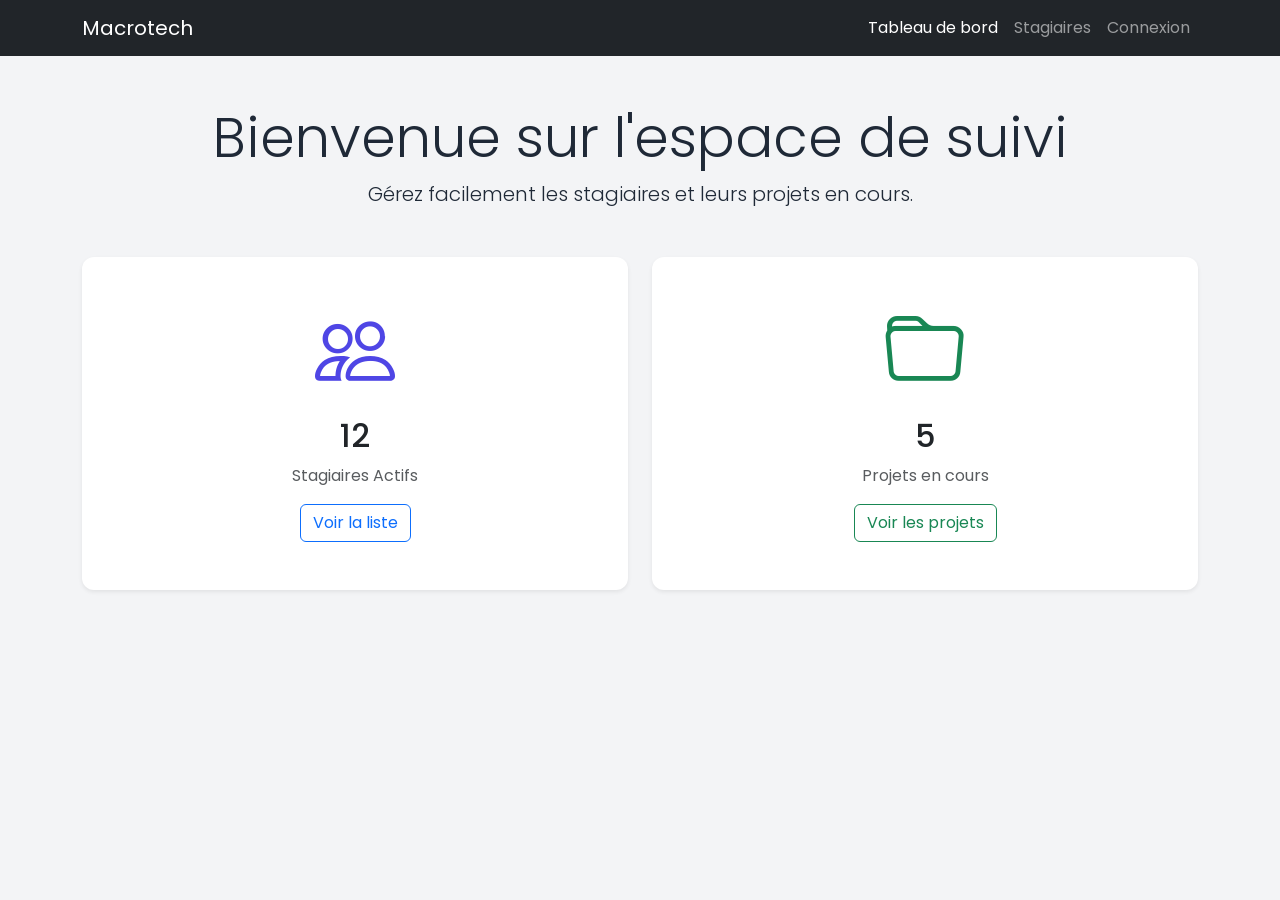
<file: index.html>
<!DOCTYPE html>
<html lang="fr">
<head>
    <meta charset="UTF-8">
    <meta name="viewport" content="width=device-width, initial-scale=1.0">
    <title>Macrotech - Gestion des Stagiaires</title>
    
    <link href="https://cdn.jsdelivr.net/npm/bootstrap@5.3.0/dist/css/bootstrap.min.css" rel="stylesheet">
    <link href="https://cdn.jsdelivr.net/npm/bootstrap-icons@1.10.5/font/bootstrap-icons.css" rel="stylesheet">
    <link rel="stylesheet" href="assets/css/style.css">
    <link rel="stylesheet" href="assets/css/responsive.css">
</head>
<body>

    
    <header>
        <nav class="navbar navbar-expand-lg navbar-dark bg-dark">
            <div class="container">
                <a class="navbar-brand" href="index.html">Macrotech</a>
                <button class="navbar-toggler" type="button" data-bs-toggle="collapse" data-bs-target="#navbarNav">
                    <span class="navbar-toggler-icon"></span>
                </button>
                <div class="collapse navbar-collapse" id="navbarNav">
                    <ul class="navbar-nav ms-auto">
                        <li class="nav-item"><a class="nav-link active" href="index.html">Tableau de bord</a></li>
                        <li class="nav-item"><a class="nav-link" href="pages/stagiaires.html">Stagiaires</a></li>
                        <li class="nav-item"><a class="nav-link" href="pages/connexion.html">Connexion</a></li>
                    </ul>
                </div>
            </div>
        </nav>
    </header>

    
    <main class="container my-5">
        <section class="text-center mb-5">
            <h1 class="display-4">Bienvenue sur l'espace de suivi</h1>
            <p class="lead">Gérez facilement les stagiaires et leurs projets en cours.</p>
        </section>

        
        <section class="row g-4">
            <div class="col-md-6">
                <div class="card card-hover h-100 shadow-sm border-0">
                    <div class="card-body text-center p-5">
                        <i class="bi bi-people display-1 text-primary"></i>
                        <h2 class="card-title mt-3">12</h2>
                        <p class="card-text text-muted">Stagiaires Actifs</p>
                        <a href="pages/stagiaires.html" class="btn btn-outline-primary">Voir la liste</a>
                    </div>
                </div>
            </div>
            <div class="col-md-6">
                <div class="card card-hover h-100 shadow-sm border-0">
                    <div class="card-body text-center p-5">
                        <i class="bi bi-folder display-1 text-success"></i>
                        <h2 class="card-title mt-3">5</h2>
                        <p class="card-text text-muted">Projets en cours</p>
                        <a href="#" class="btn btn-outline-success">Voir les projets</a>
                    </div>
                </div>
            </div>
        </section>
    </main>

    <script src="https://cdn.jsdelivr.net/npm/bootstrap@5.3.0/dist/js/bootstrap.bundle.min.js"></script>
    <script src="assets/js/main.js"></script>
</body>
</html>
</file>
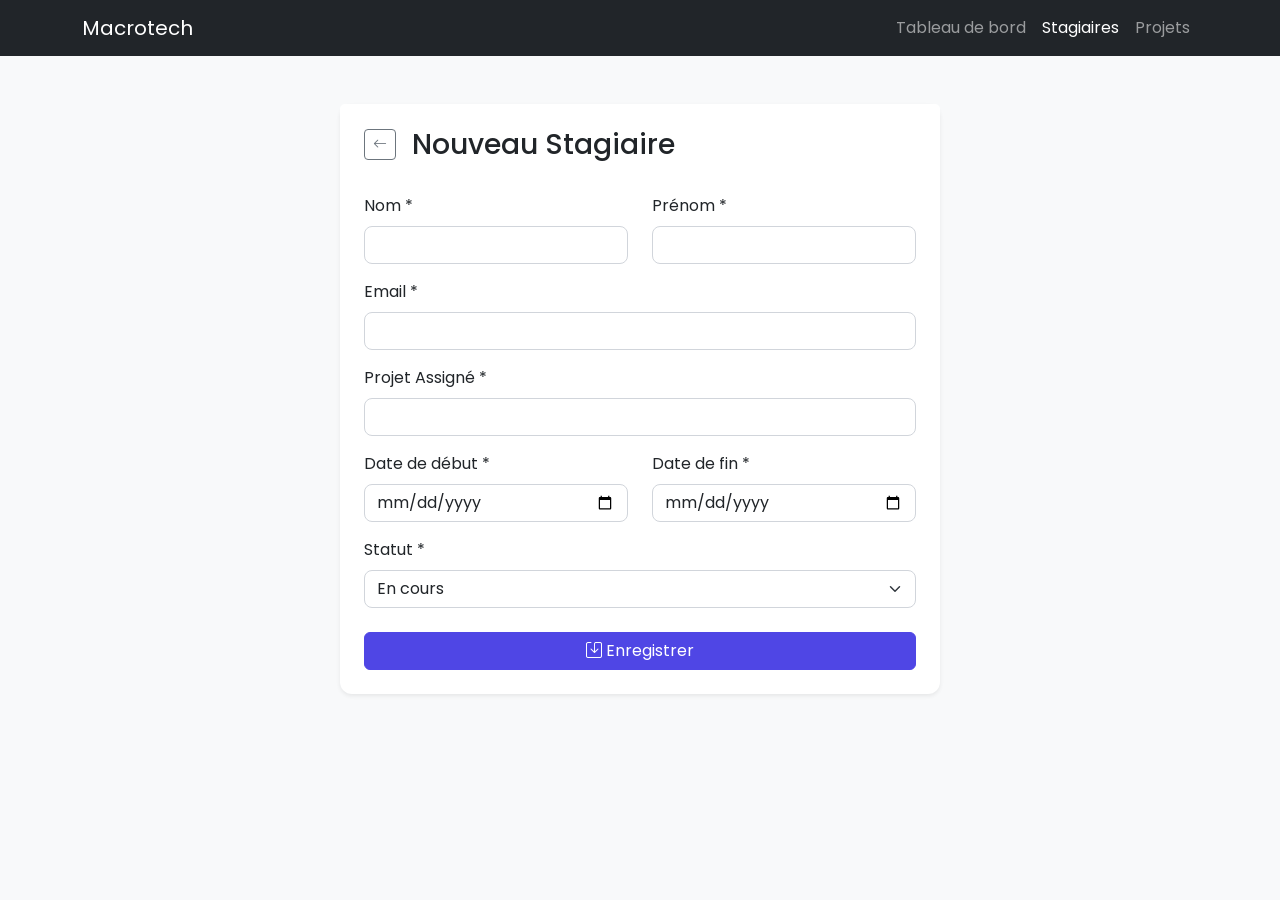
<file: pages/ajouter-stagiaire.html>
<!DOCTYPE html>
<html lang="fr">
<head>
    <meta charset="UTF-8">
    <meta name="viewport" content="width=device-width, initial-scale=1.0">
    <title>Ajouter un Stagiaire - Macrotech</title>
    <link href="https://cdn.jsdelivr.net/npm/bootstrap@5.3.0/dist/css/bootstrap.min.css" rel="stylesheet">
    <link href="https://cdn.jsdelivr.net/npm/bootstrap-icons@1.10.5/font/bootstrap-icons.css" rel="stylesheet">
    <link rel="stylesheet" href="../assets/css/style.css">
    <link rel="stylesheet" href="../assets/css/responsive.css">
</head>
<body class="bg-light">
    <header>
        <nav class="navbar navbar-expand-lg navbar-dark bg-dark">
            <div class="container">
                <a class="navbar-brand" href="../index.html">Macrotech</a>
                <div class="collapse navbar-collapse">
                    <ul class="navbar-nav ms-auto">
                        <li class="nav-item"><a class="nav-link" href="../index.html">Tableau de bord</a></li>
                        <li class="nav-item"><a class="nav-link active" href="stagiaires.html">Stagiaires</a></li>
                        <li class="nav-item"><a class="nav-link" href="projets.html">Projets</a></li>
                    </ul>
                </div>
            </div>
        </nav>
    </header>

    <main class="container my-5">
        <div class="card shadow-sm border-0 mx-auto" style="max-width: 600px;">
            <div class="card-header bg-white border-0 pt-4 px-4 d-flex align-items-center">
                <a href="stagiaires.html" class="btn btn-outline-secondary btn-sm me-3"><i class="bi bi-arrow-left"></i></a>
                <h3 class="mb-0">Nouveau Stagiaire</h3>
            </div>
            <div class="card-body p-4">
                <form id="form-add-stagiaire">
                    <div class="row mb-3">
                        <div class="col-md-6">
                            <label class="form-label">Nom *</label>
                            <input type="text" id="add-nom" class="form-control" required>
                        </div>
                        <div class="col-md-6">
                            <label class="form-label">Prénom *</label>
                            <input type="text" id="add-prenom" class="form-control" required>
                        </div>
                    </div>
                    <div class="mb-3">
                        <label class="form-label">Email *</label>
                        <input type="email" id="add-email" class="form-control" required>
                    </div>
                    <div class="mb-3">
                        <label class="form-label">Projet Assigné *</label>
                        <input type="text" id="add-projet" class="form-control" required>
                    </div>
                    <div class="row mb-3">
                        <div class="col-md-6">
                            <label class="form-label">Date de début *</label>
                            <input type="date" id="add-debut" class="form-control" required>
                        </div>
                        <div class="col-md-6">
                            <label class="form-label">Date de fin *</label>
                            <input type="date" id="add-fin" class="form-control" required>
                        </div>
                    </div>
                    <div class="mb-4">
                        <label class="form-label">Statut *</label>
                        <select id="add-statut" class="form-select" required>
                            <option value="En cours">En cours</option>
                            <option value="Terminé">Terminé</option>
                        </select>
                    </div>
                    <div id="form-error" class="alert alert-danger d-none">La date de fin doit être postérieure à la date de début.</div>
                    <button type="submit" class="btn btn-primary w-100"><i class="bi bi-save"></i> Enregistrer</button>
                </form>
            </div>
        </div>
    </main>

    <script src="../assets/js/data.js"></script>
    <script src="../assets/js/add-stagiaire.js"></script>
</body>
</html>
</file>
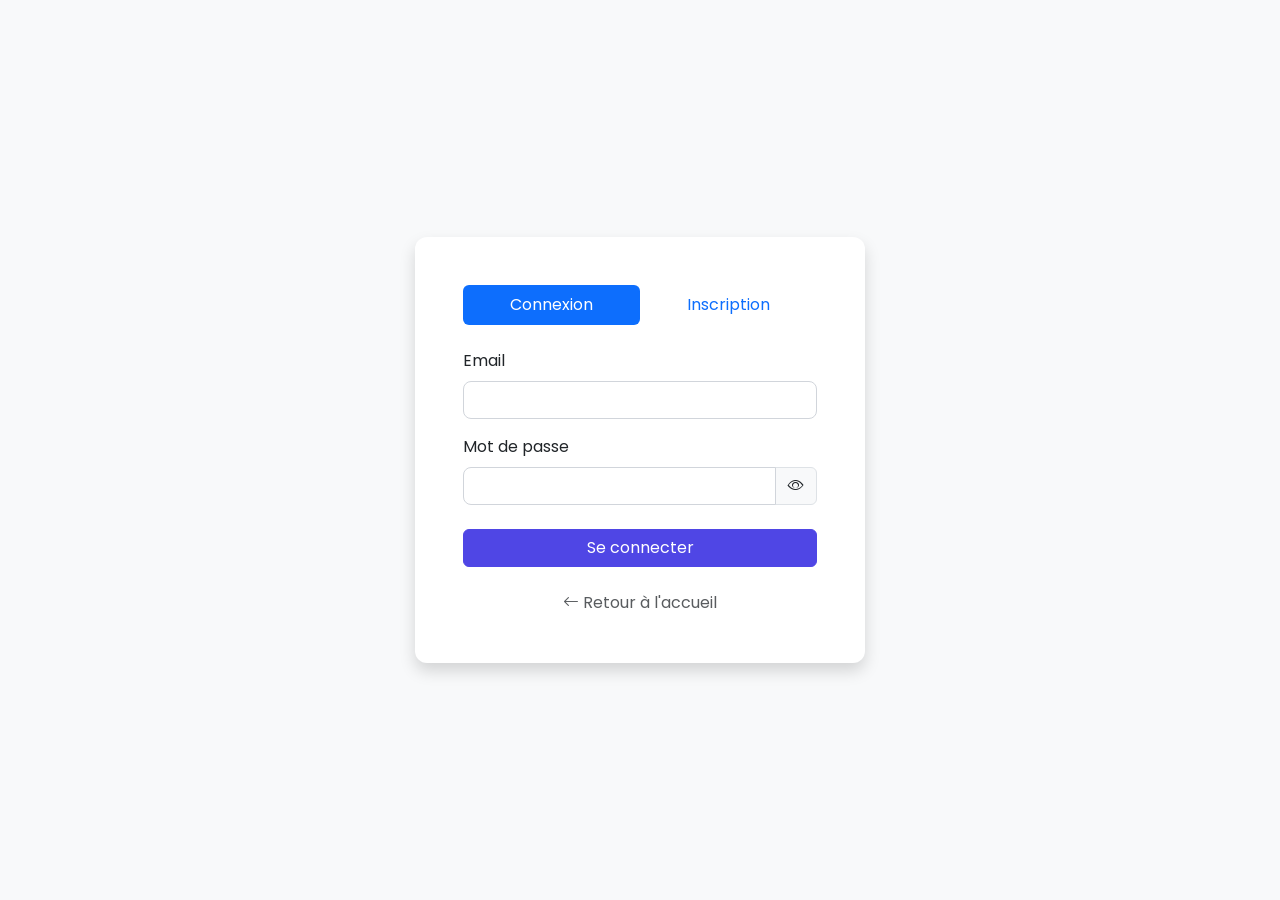
<file: pages/connexion.html>
<!DOCTYPE html>
<html lang="fr">
<head>
    <meta charset="UTF-8">
    <meta name="viewport" content="width=device-width, initial-scale=1.0">
    <title>Connexion - Macrotech</title>
    <link href="https://cdn.jsdelivr.net/npm/bootstrap@5.3.0/dist/css/bootstrap.min.css" rel="stylesheet">
    <link href="https://cdn.jsdelivr.net/npm/bootstrap-icons@1.10.5/font/bootstrap-icons.css" rel="stylesheet">
    <link rel="stylesheet" href="../assets/css/style.css">
    <link rel="stylesheet" href="../assets/css/responsive.css">
</head>
<body class="d-flex align-items-center justify-content-center vh-100 bg-light">

    <main class="card shadow border-0" style="width: 100%; max-width: 450px;">
        <div class="card-body p-5">
            
            
            <ul class="nav nav-pills nav-justified mb-4">
                <li class="nav-item">
                    <button class="nav-link active" id="btn-login">Connexion</button>
                </li>
                <li class="nav-item">
                    <button class="nav-link" id="btn-register">Inscription</button>
                </li>
            </ul>

            
            <form id="form-login">
                <div class="mb-3">
                    <label for="email-login" class="form-label">Email</label>
                    <input type="email" class="form-control" id="email-login" required>
                </div>
                <div class="mb-4">
                    <label for="pwd-login" class="form-label">Mot de passe</label>
                    <div class="input-group">
                        <input type="password" class="form-control" id="pwd-login" required>
                        <span class="input-group-text cursor-pointer toggle-pwd" data-target="pwd-login">
                            <i class="bi bi-eye"></i>
                        </span>
                    </div>
                </div>
                <button type="submit" class="btn btn-primary w-100">Se connecter</button>
            </form>

            
            <form id="form-register" class="d-none">
                <div class="mb-3">
                    <label for="nom-register" class="form-label">Nom complet</label>
                    <input type="text" class="form-control" id="nom-register" required>
                </div>
                <div class="mb-3">
                    <label for="email-register" class="form-label">Email</label>
                    <input type="email" class="form-control" id="email-register" required>
                </div>
                <div class="mb-3">
                    <label for="pwd-register" class="form-label">Mot de passe</label>
                    <div class="input-group">
                        <input type="password" class="form-control" id="pwd-register" required>
                        <span class="input-group-text cursor-pointer toggle-pwd" data-target="pwd-register">
                            <i class="bi bi-eye"></i>
                        </span>
                    </div>
                </div>
                <div class="mb-4">
                    <label for="pwd-confirm" class="form-label">Confirmer le mot de passe</label>
                    <input type="password" class="form-control" id="pwd-confirm" required>
                    
                    <div id="pwd-error" class="invalid-feedback">Les mots de passe ne correspondent pas.</div>
                </div>
                <button type="submit" class="btn btn-success w-100" id="btn-submit-register">S'inscrire</button>
            </form>

            <div class="mt-4 text-center">
                <a href="../index.html" class="text-decoration-none text-muted"><i class="bi bi-arrow-left"></i> Retour à l'accueil</a>
            </div>

        </div>
    </main>

    <script src="../assets/js/main.js"></script>
    <script src="../assets/js/validation.js"></script>
</body>
</html>
</file>
<file: assets/css/style.css>
@import url('https://fonts.googleapis.com/css2?family=Poppins:wght@300;400;500;600&display=swap');

:root {
  /* Palette "Macrotech" Moderne */
  --primary-color: #4f46e5; /* Indigo dynamique */
  --secondary-color: #10b981; /* Vert émeraude */
  --bg-light: #f3f4f6; /* Gris très doux pour le fond */
  --text-dark: #1f2937;
  --border-radius: 12px; /* Bords bien arrondis */
}

body {
  font-family: 'Poppins', sans-serif; /* Typographie moderne */
  background-color: var(--bg-light);
  color: var(--text-dark);
}

/* 1. Surcharger les couleurs de Bootstrap */
.btn-primary { 
    background-color: var(--primary-color); 
    border-color: var(--primary-color); 
}
.btn-primary:hover { 
    background-color: #4338ca; 
    border-color: #4338ca; 
}
.text-primary { color: var(--primary-color) !important; }
.bg-primary { background-color: var(--primary-color) !important; }

/* 2. Moderniser les Cartes (Cards) */
.card {
    border-radius: var(--border-radius);
    box-shadow: 0 4px 6px -1px rgba(0,0,0,0.05); /* Ombre douce de base */
}

.card-hover {
  transition: transform 0.3s ease, box-shadow 0.3s ease;
}

.card-hover:hover {
  transform: translateY(-5px);
  /* Ombre colorée aux couleurs de Macrotech au survol */
  box-shadow: 0 10px 25px rgba(79, 70, 229, 0.15); 
}

/* 3. Moderniser les formulaires */
.form-control, .form-select {
    border-radius: 8px;
    border: 1px solid #d1d5db;
}
.form-control:focus, .form-select:focus {
    border-color: var(--primary-color);
    box-shadow: 0 0 0 0.25rem rgba(79, 70, 229, 0.25); /* Glow indigo */
}

/* 4. Utilitaires */
.cursor-pointer {
  cursor: pointer;
}

.fade-in {
    animation: fadeIn 0.5s ease-in;
}

@keyframes fadeIn {
    from { opacity: 0; transform: translateY(15px); }
    to { opacity: 1; transform: translateY(0); }
}
</file>
<file: assets/css/responsive.css>
/* responsive.css - Ajustements spécifiques selon les écrans */

/* Mobile (moins de 576px) */
@media (max-width: 575.98px) {
    .display-4 {
        font-size: 2rem;
    }
    .card-body {
        padding: 1.5rem !important; /* Réduit le padding sur mobile */
    }
}

/* Tablette (576px - 991.98px) */
@media (min-width: 576px) and (max-width: 991.98px) {
    .display-4 {
        font-size: 2.5rem;
    }
}
</file>
